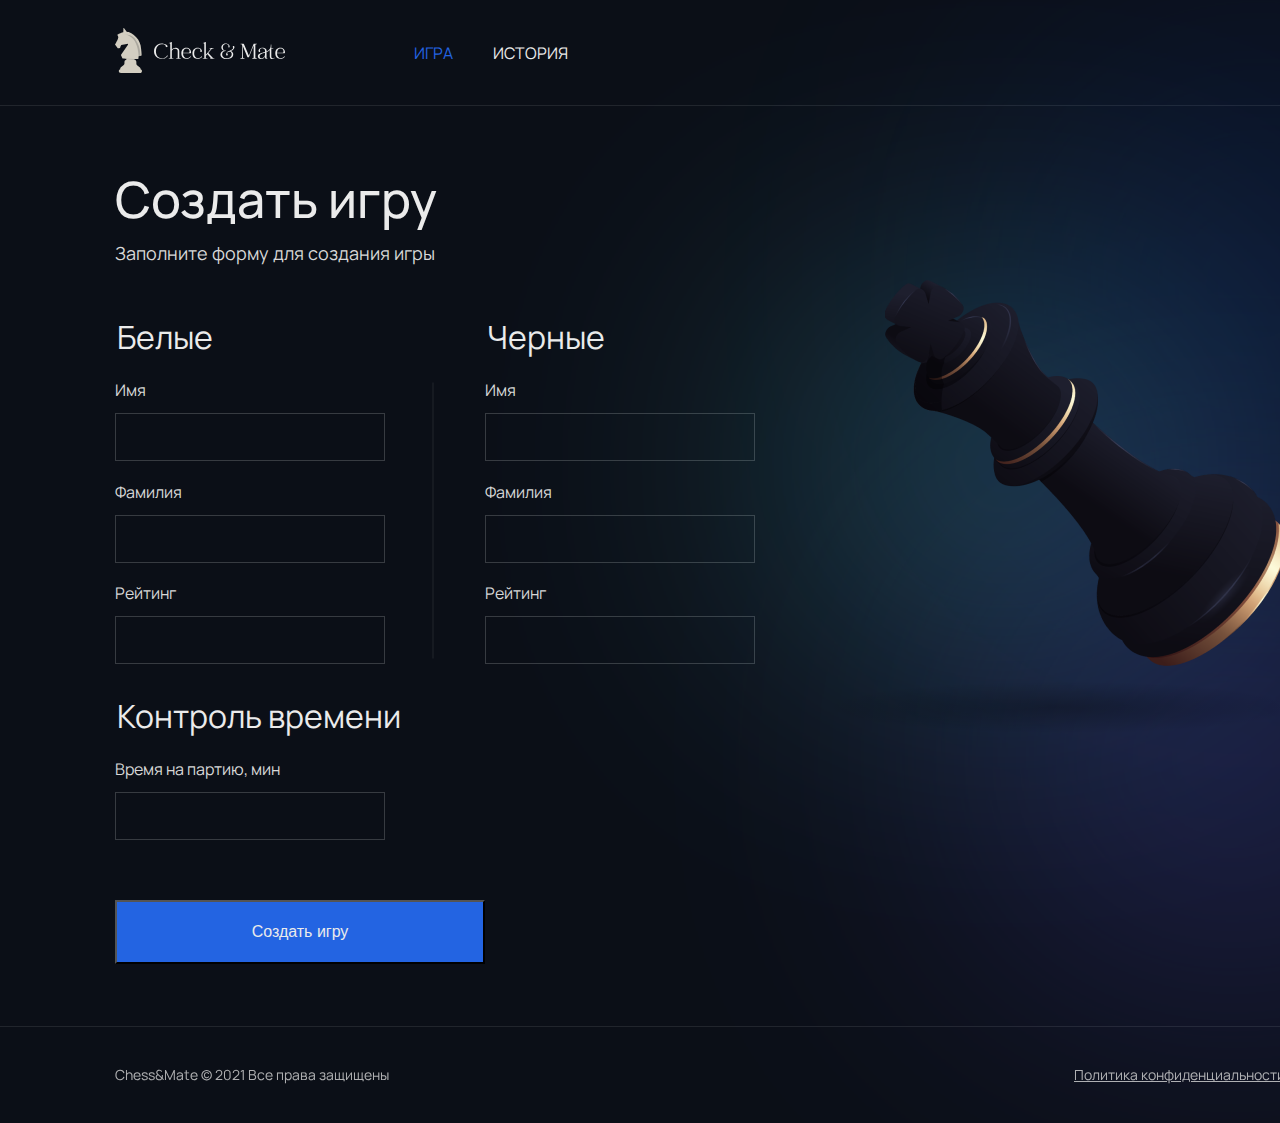
<file: index.html>
<!DOCTYPE html>
<html lang="ru">
<head>
    <meta charset="UTF-8">
    <link rel="stylesheet" href="main.css">
    <link rel="preconnect" href="https://fonts.googleapis.com">
    <link rel="preconnect" href="https://fonts.gstatic.com" crossorigin>
    <link href="https://fonts.googleapis.com/css2?family=Manrope:wght@200;300;400;500;600;700;800&display=swap" rel="stylesheet">
    <title>Check & Mate - Главная</title>
</head>
<body class="body">
    <div class="main-wrapper">
        <header class="header">
            <nav class="header__nav">
                <a class="logo">
                    <img class="logo__img" src="img/logo.svg" width="170" height="45" alt="Лого Check & Mate">
                </a>
                <ul class="header__nav-list">
                    <li class="header__nav-item">
                        <a class="header__nav-link header__nav-link--active">Игра</a>
                    </li>
                    <li class="header__nav-item">
                        <a class="header__nav-link" href="#">История</a>
                    </li>
                </ul>
            </nav>
            <div class="line"></div>
        </header>
        <main class="main">
            <div class="content-wrapper">
            <h1 class="create-game-header">Создать игру</h1>
            <p class="main__text">Заполните форму для создания игры</p>
                    <form class="form" action="url" method="post">
                        <div class="row-wrapper row-wrapper--left">
                            <fieldset class="form__fieldset">
                                <legend class="second-header">Белые</legend>
                                <ul class="form__list">
                                    <li class="form__item">
                                        <label class="form__label" for="white-name">Имя</label>
                                        <input class="form__input" type="text" id="white-name" name="white-name">
                                    </li>
                                    <li class="form__item">
                                        <label class="form__label" for="white-lastname">Фамилия</label>
                                        <input  class="form__input" type="text" id="white-lastname" name="white-lastname">
                                    </li>
                                    <li class="form__item">
                                        <label class="form__label" for="white-rating">Рейтинг</label>
                                        <input  class="form__input" type="text" id="white-rating" name="white-rating">
                                    </li>
                                </ul>
                            </fieldset>
                        </div>
                        <div class="line line--vertically"></div>
                        <div class="row-wrapper row-wrapper--right">
                            <fieldset class="form__fieldset">
                                <legend class="second-header">Черные</legend>
                                <ul class="form__list">
                                    <li class="form__item">
                                        <label class="form__label" for="black-name">Имя</label>
                                        <input class="form__input" type="text" id="black-name" name="black-name">
                                    </li>
                                <li class="form__item">
                                    <label class="form__label" for="black-lastname">Фамилия</label>
                                    <input class="form__input" type="text" id="black-lastname" name="black-lastname">
                                </li>
                                <li class="form__item">
                                    <label class="form__label" for="black-rating">Рейтинг</label>
                                    <input  class="form__input" type="text" id="black-rating" name="black-rating">
                                </li>
                            </ul>
                            </fieldset>
                        </div>
                        <div class="row-wrapper">
                            <fieldset class="form__fieldset">
                                <legend class="second-header">Контроль времени</legend>
                                <ul class="form__list form__list--time">
                                <li class="form__item">
                                    <label class="form__label" for="time">Время на партию, мин</label>
                                    <input  class="form__input" type="text" id="time" name="time">
                                </li>
                            </ul>
                            </fieldset>
                        </div>
                        <div class="button__wrapper">
                            <button class="button" type="submit" >Создать игру</button>
                        </div>
                    </form>
            </div>
                    <div class="background-wrapper">
                        <picture>
                            <source type="image/png" srcset="img/chessman.png 1x, img/chessman@2x.png 2x">
                            <img  class="main-img" src="img/chessman.png" srcset="img/chessman@2x.png 2x" alt="chessman">
                        </picture>
                        <div class="background-ellipse-1"></div>
                        <div class="background-ellipse-2"></div>
                        <div class="background-ellipse-3"></div>
                        <div class="shadow"></div>
                    </div>
        </main>
        <div class="footer-wrapper">
            <div class="line"></div>
            <footer class="footer">
                <p class="footer__text">Chess&Mate © 2021 Все права защищены</p>
                <p class="footer__text">
                    <a class="footer__link" href="#">Политика конфиденциальности</a>
                </p>
            </footer>
        </div>
    </div>
</body>
</html>
</file>
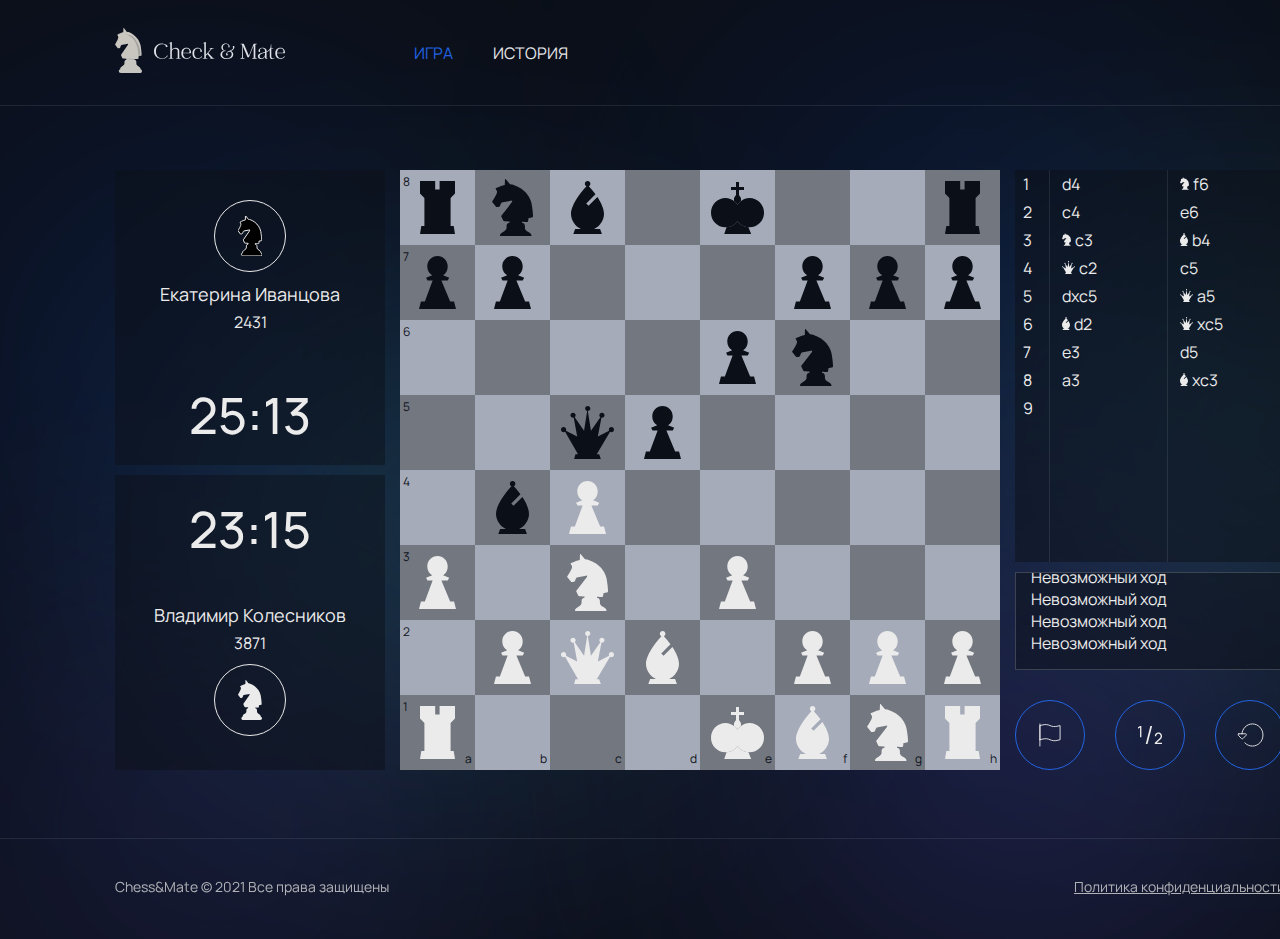
<file: play.html>
<!DOCTYPE html>
<html lang="ru">
<head>
    <meta charset="UTF-8">
    <link rel="stylesheet" href="main.css">
    <link rel="preconnect" href="https://fonts.googleapis.com">
    <link rel="preconnect" href="https://fonts.gstatic.com" crossorigin>
    <link href="https://fonts.googleapis.com/css2?family=Manrope:wght@200;300;400;500;600;700;800&display=swap" rel="stylesheet">
    <title>Check & Mate - Играть</title>
</head>
<body class="body">
    <div class="main-wrapper main-wrapper--play">
        <header class="header">
            <nav class="header__nav">
                <a class="logo">
                    <img class="logo__img" src="img/logo.svg" width="170" height="45" alt="Лого Check & Mate">
                </a>
                <ul class="header__nav-list">
                    <li class="header__nav-item">
                        <a class="header__nav-link header__nav-link--active">Игра</a>
                    </li>
                    <li class="header__nav-item">
                        <a class="header__nav-link" href="#">История</a>
                    </li>
                </ul>
            </nav>
            <div class="line"></div>
        </header>
    <main class="main main-play">
        <h1 class="visually-hidden">Игра Check & Mate</h1>
        <div class="background-wrapper">
            <div class="background-ellipse-3 background-ellipse-3--play-left" ></div>
            <div class="background-ellipse-3 background-ellipse-3--play-right" ></div>
            <div class="background-ellipse-1 background-ellipse-1--play-right"></div>
            <div class="background-ellipse-1 background-ellipse-1--play-left"></div>
            <div class="background-ellipse-2 background-ellipse-2--play-left"></div>
            <div class="background-ellipse-2 background-ellipse-2--play-right"></div>
        </div>
        <div class="players">
            <div class="players__player players__player--black">
                <h2 class="visually-hidden">Игрок Черными</h2>
                <span class="visually-hidden">Шахматная фигура черного цвета</span>
                <div class="players__color-icon players__color-icon--black"></div>
                <div class="players__user-data">
                    <span class="visually-hidden">Игрок черными фигурами</span>
                    <p class="players__name">Екатерина Иванцова</p>
                    <span class="visually-hidden">Рейтинг игрока черными фигурами</span>
                    <p class="players__rating">2431</p>
                </div>
                <span class="visually-hidden">Время игрока черными фигурами</span>
                <time class="players__time">25:13</time>
            </div>
            <div class="players__player players__player--white">
                <h2 class="visually-hidden">Игрок Белыми</h2>
                <span class="visually-hidden">Шахматная фигура белого цвета</span>
                <div class="players__color-icon players__color-icon--white"></div>
                <div class="players__user-data">
                    <span class="visually-hidden">Игрок белыми фигурами</span>
                    <p class="players__name">Владимир Колесников</p>
                    <span class="visually-hidden">Рейтинг игрока белыми фигурами</span>
                    <p class="players__rating">3871</p>
                </div>
                <span class="visually-hidden">Время игрока белыми фигурами</span>
                <time class="players__time">23:15</time>
            </div>
        </div>
            <table class="chess-board chess-board--wrapper">
            <tr class="chess-board__row">
                <td class="chess-board__td chess-board__td--black-rook" tabindex="0" ><span class="visually-hidden">Черная ладья</span><span class="chess-board__td-number">8</span></td>
                <td class="chess-board__td chess-board__piece chess-board__td--black-knight" tabindex="0" ><span class="visually-hidden">Черный конь</span></td>
                <td class="chess-board__td chess-board__td--black-bishop" tabindex="0" ><span class="visually-hidden">Черный слон</span></td>
                <td class="chess-board__td" tabindex="0" ></td>
                <td class="chess-board__td chess-board__td--black-king" tabindex="0" ><span class="visually-hidden">Черный король</span></td>
                <td class="chess-board__td" tabindex="0" ></td>
                <td class="chess-board__td" tabindex="0" ></td>
                <td class="chess-board__td chess-board__td--black-rook" tabindex="0" ><span class="visually-hidden">Черная ладья</span></td>
            </tr>
            <tr class="chess-board__row">
                <td class="chess-board__td chess-board__td--black-pawn" tabindex="0" ><span class="visually-hidden">Черная пешка</span><span class="chess-board__td-number">7</span></td>
                <td class="chess-board__td chess-board__td--black-pawn" tabindex="0" ><span class="visually-hidden">Черная пешка</span></td>
                <td class="chess-board__td" tabindex="0" ></td>
                <td class="chess-board__td" tabindex="0" ></td>
                <td class="chess-board__td" tabindex="0" ></td>
                <td class="chess-board__td chess-board__td--black-pawn" tabindex="0" ><span class="visually-hidden">Черная пешка</span></td>
                <td class="chess-board__td chess-board__td--black-pawn" tabindex="0" ><span class="visually-hidden">Черная пешка</span></td>
                <td class="chess-board__td chess-board__td--black-pawn" tabindex="0" ><span class="visually-hidden">Черная пешка</span></td>
            </tr>
            <tr class="chess-board__row">
                <td class="chess-board__td" tabindex="0" ><span class="chess-board__td-number">6</span></td>
                <td class="chess-board__td" tabindex="0" ></td>
                <td class="chess-board__td" tabindex="0" ></td>
                <td class="chess-board__td" tabindex="0" ></td>
                <td class="chess-board__td chess-board__td--black-pawn" tabindex="0" ><span class="visually-hidden">Черная пешка</span></td>
                <td class="chess-board__td chess-board__td--black-knight" tabindex="0" ><span class="visually-hidden">Черный конь</span></td>
                <td class="chess-board__td" tabindex="0" ></td>
                <td class="chess-board__td" tabindex="0" ></td>
            </tr>
            <tr class="chess-board__row">
                <td class="chess-board__td" tabindex="0" ><span class="chess-board__td-number">5</span></td>
                <td class="chess-board__td" tabindex="0" ></td>
                <td class="chess-board__td chess-board__td--black-queen" tabindex="0" ><span class="visually-hidden">Черная королева</span></td>
                <td class="chess-board__td chess-board__td--black-pawn" tabindex="0" ><span class="visually-hidden">Черная пешка</span></td>
                <td class="chess-board__td" tabindex="0" ></td>
                <td class="chess-board__td" tabindex="0" ></td>
                <td class="chess-board__td" tabindex="0" ></td>
                <td class="chess-board__td" tabindex="0" ></td>
            </tr>
            <tr class="chess-board__row">
                <td class="chess-board__td" tabindex="0" ><span class="chess-board__td-number">4</span></td>
                <td class="chess-board__td chess-board__td--black-bishop" tabindex="0" ><span class="visually-hidden">Черный слон</span></td>
                <td class="chess-board__td chess-board__td--white-pawn" tabindex="0" ><span class="visually-hidden">Белая пешка</span></td>
                <td class="chess-board__td" tabindex="0" ></td>
                <td class="chess-board__td" tabindex="0" ></td>
                <td class="chess-board__td" tabindex="0" ></td>
                <td class="chess-board__td" tabindex="0" ></td>
                <td class="chess-board__td" tabindex="0" ></td>
            </tr>
            <tr class="chess-board__row">
                <td class="chess-board__td chess-board__td--white-pawn" tabindex="0" ><span class="visually-hidden">Белая пешка</span><span class="chess-board__td-number">3</span></td>
                <td class="chess-board__td" tabindex="0" ></td>
                <td class="chess-board__td chess-board__td--white-knight" tabindex="0" ><span class="visually-hidden">Белый конь</span></td>
                <td class="chess-board__td" tabindex="0" ></td>
                <td class="chess-board__td chess-board__td--white-pawn" tabindex="0" ><span class="visually-hidden">Белая пешка</span></td>
                <td class="chess-board__td" tabindex="0" ></td>
                <td class="chess-board__td" tabindex="0" ></td>
                <td class="chess-board__td" tabindex="0" ></td>
            </tr>
            <tr class="chess-board__row">
                <td class="chess-board__td" tabindex="0" ><span class="chess-board__td-number">2</span></td>
                <td class="chess-board__td chess-board__td--white-pawn" tabindex="0" ><span class="visually-hidden">Белая пешка</span></td>
                <td class="chess-board__td chess-board__td--white-queen" tabindex="0" ><span class="visually-hidden">Белая королева</span></td>
                <td class="chess-board__td chess-board__td--white-bishop" tabindex="0" ><span class="visually-hidden">Белый слон</span></td>
                <td class="chess-board__td" tabindex="0" ></td>
                <td class="chess-board__td chess-board__td--white-pawn" tabindex="0" ><span class="visually-hidden">Белая пешка</span></td>
                <td class="chess-board__td chess-board__td--white-pawn" tabindex="0" ><span class="visually-hidden">Белая пешка</span></td>
                <td class="chess-board__td chess-board__td--white-pawn" tabindex="0" ><span class="visually-hidden">Белая пешка</span></td>
            </tr>
            <tr class="chess-board__row">
                <td class="chess-board__td chess-board__td--white-rook" tabindex="0" ><span class="visually-hidden">Белая ладья</span><span class="chess-board__td-number">1</span><span class="chess-board__td-letter">a</span></td>
                <td class="chess-board__td" tabindex="0" ><span class="chess-board__td-letter">b</span></td>
                <td class="chess-board__td" tabindex="0" ><span class="chess-board__td-letter">c</span></td>
                <td class="chess-board__td" tabindex="0" ><span class="chess-board__td-letter">d</span></td>
                <td class="chess-board__td chess-board__td--white-king" tabindex="0" ><span class="visually-hidden">Белый король</span><span class="chess-board__td-letter">e</span></td>
                <td class="chess-board__td chess-board__td--white-bishop" tabindex="0" ><span class="visually-hidden">Белый слон</span><span class="chess-board__td-letter">f</span></td>
                <td class="chess-board__td chess-board__td--white-knight" tabindex="0" ><span class="visually-hidden">Белый конь</span><span class="chess-board__td-letter">g</span></td>
                <td class="chess-board__td chess-board__td--white-rook" tabindex="0" ><span class="visually-hidden">Белая ладья</span><span class="chess-board__td-letter">h</span></td>
            </tr>
        </table>
        <div class="game-history-wrapper">
            <div class="chess-moves-wrapper">
                <table class="chess-moves">
                <tr class="chess-moves__row">
                    <td class="chess-moves__td chess-moves__td--number">1</td>
                    <td class="chess-moves__td chess-moves__td--move"><span class="chess-shape-icon"></span>d4</td>
                    <td class="chess-moves__td chess-moves__td--move"><span class="chess-shape-icon chess-shape-icon--knight"><span class="visually-hidden">Конь</span></span>f6</td>
                </tr>
                <tr class="chess-moves__row">
                    <td class="chess-moves__td chess-moves__td--number">2</td>
                    <td class="chess-moves__td chess-moves__td--move"><span class="chess-shape-icon"></span>c4</td>
                    <td class="chess-moves__td chess-moves__td--move"><span class="chess-shape-icon"></span>e6</td>
                </tr>
                <tr class="chess-moves__row">
                    <td class="chess-moves__td chess-moves__td--number">3</td>
                    <td class="chess-moves__td chess-moves__td--move"><span class="chess-shape-icon chess-shape-icon--knight"><span class="visually-hidden">Конь</span></span>c3</td>
                    <td class="chess-moves__td chess-moves__td--move"><span class="chess-shape-icon chess-shape-icon--bishop"><span class="visually-hidden">Слон</span></span>b4</td>
                </tr>
                <tr class="chess-moves__row">
                    <td class="chess-moves__td chess-moves__td--number">4</td>
                    <td class="chess-moves__td chess-moves__td--move"><span class="chess-shape-icon chess-shape-icon--queen"><span class="visually-hidden">Королева</span></span>c2</td>
                    <td class="chess-moves__td chess-moves__td--move"><span class="chess-shape-icon"></span>c5</td>
                </tr>
                <tr class="chess-moves__row">
                    <td class="chess-moves__td chess-moves__td--number">5</td>
                    <td class="chess-moves__td chess-moves__td--move"><span class="chess-shape-icon"></span>dxc5</td>
                    <td class="chess-moves__td chess-moves__td--move"><span class="chess-shape-icon chess-shape-icon--queen"><span class="visually-hidden">Королева</span></span>a5</td>
                </tr>
                <tr class="chess-moves__row">
                    <td class="chess-moves__td chess-moves__td--number">6</td>
                    <td class="chess-moves__td chess-moves__td--move"><span class="chess-shape-icon chess-shape-icon--bishop"><span class="visually-hidden">Слон</span></span>d2</td>
                    <td class="chess-moves__td chess-moves__td--move"><span class="chess-shape-icon chess-shape-icon--queen"><span class="visually-hidden">Королева</span></span>xc5</td>
                </tr>
                <tr class="chess-moves__row">
                    <td class="chess-moves__td chess-moves__td--number">7</td>
                    <td class="chess-moves__td chess-moves__td--move"><span class="chess-shape-icon"></span>e3</td>
                    <td class="chess-moves__td chess-moves__td--move"><span class="chess-shape-icon"></span>d5</td>
                </tr>
                <tr class="chess-moves__row">
                    <td class="chess-moves__td chess-moves__td--number">8</td>
                    <td class="chess-moves__td chess-moves__td--move"><span class="chess-shape-icon"></span>a3</td>
                    <td class="chess-moves__td chess-moves__td--move"><span class="chess-shape-icon chess-shape-icon--bishop"><span class="visually-hidden">Слон</span></span>xc3</td>
                </tr>
                <tr class="chess-moves__row">
                    <td class="chess-moves__td chess-moves__td--number">9</td>
                    <td class="chess-moves__td chess-moves__td--move"><span class="chess-shape-icon"></span></td>
                    <td class="chess-moves__td chess-moves__td--move"><span class="chess-shape-icon"></span></td>
                </tr>
                <tr class="chess-moves__row">
                    <td class="chess-moves__td chess-moves__td--number"></td>
                    <td class="chess-moves__td chess-moves__td--move"><span class="chess-shape-icon"></span></td>
                    <td class="chess-moves__td chess-moves__td--move"><span class="chess-shape-icon"></span></td>
                </tr>
                <tr class="chess-moves__row">
                    <td class="chess-moves__td chess-moves__td--number"></td>
                    <td class="chess-moves__td chess-moves__td--move"><span class="chess-shape-icon"></span></td>
                    <td class="chess-moves__td chess-moves__td--move"><span class="chess-shape-icon"></span></td>
                </tr>
                <tr class="chess-moves__row">
                    <td class="chess-moves__td chess-moves__td--number"></td>
                    <td class="chess-moves__td chess-moves__td--move"><span class="chess-shape-icon"></span></td>
                    <td class="chess-moves__td chess-moves__td--move"><span class="chess-shape-icon"></span></td>
                </tr>
                <tr class="chess-moves__row">
                    <td class="chess-moves__td chess-moves__td--number"></td>
                    <td class="chess-moves__td chess-moves__td--move"><span class="chess-shape-icon"></span></td>
                    <td class="chess-moves__td chess-moves__td--move"><span class="chess-shape-icon"></span></td>
                </tr>
                <tr class="chess-moves__row">
                    <td class="chess-moves__td chess-moves__td--number"></td>
                    <td class="chess-moves__td chess-moves__td--move"><span class="chess-shape-icon"></span></td>
                    <td class="chess-moves__td chess-moves__td--move"><span class="chess-shape-icon"></span></td>
                </tr>
            </table>
            </div>
            <div class="message-block-wrapper">
                <ul class="message-block">
                    <li class="message-block__text">Невозможный ход</li>
                    <li class="message-block__text">Невозможный ход</li>
                    <li class="message-block__text">Невозможный ход</li>
                    <li class="message-block__text">Невозможный ход</li>
                    <li class="message-block__text">Невозможный ход</li>
                    <li class="message-block__text">Невозможный ход</li>
                    <li class="message-block__text">Невозможный ход</li>
                    <li class="message-block__text">Невозможный ход</li>
                    <li class="message-block__text">Невозможный ход</li>
                    <li class="message-block__text">Невозможный ход</li>
                    <li class="message-block__text">Невозможный ход</li>
                </ul>
            </div>
            <div class="game-controls">
                <button class="game-controls__button game-controls__button--flag" type="button"><span class="visually-hidden">Сдаться ничью</span></button>
                <button class="game-controls__button game-controls__button--score" type="button"><span class="visually-hidden">Предложить</span></button>
                <button class="game-controls__button game-controls__button--back" type="button"><span class="visually-hidden">Перезапустить игру</span></button>
            </div>
        </div>
    </main>
        <div class="footer-wrapper">
            <div class="line"></div>
            <footer class="footer">
                <p class="footer__text">Chess&Mate © 2021 Все права защищены</p>
                <p class="footer__text">
                    <a class="footer__link" href="#">Политика конфиденциальности</a>
                </p>
            </footer>
        </div>
</div>
</body>
</html>
</file>
<file: main.css>
.body {
    font-family: 'Manrope', sans-serif;
    color: #EBEBEB;
    background-color: #0B0F17;
    margin: 0;
}

.main-wrapper {
    width: 1400px;
    height: 1123px;
    margin: 0 auto;
    padding: 0 115px;
    box-sizing: border-box;
    overflow: hidden;
}

.main-wrapper--play {
    height: 939px;
}

.main {
    position: relative;
    padding-top: 60px;
    padding-bottom: 68px;
}

.main__text {
    color: #D8D8D8;
    font-size: 18px;
    font-weight: 400;
    margin: 8px 0 50px 0;
}

.content-wrapper {
    width: 640px;
}

.header {
    height: 105px;
    padding: 0;
}

.header__nav {
    display: flex;
    height: 100%;
    align-items: center;
}

.header__nav-list {
    display: flex;
    list-style: none;
    margin: 0 0 0 75px;
    padding: 0;
}

.header__nav-item {
    margin-left: 40px;
}

.header__nav-link {
    font-size: 16px;
    color: #EBEBEB;
    text-decoration: none;
    text-transform: uppercase;
}

.header__nav-link:hover {
    color: rgba(235, 235, 235, 0.6);
    transition: .1s linear;
}

.header__nav-link:active {
    color: #2364E2;
}

.header__nav-link--active {
    color: #2364E2;
    pointer-events: none;
}

.logo__img {
    padding-right: 14px;
    object-fit: contain;
    object-position: left;
}

.line {
    width: 1400px;
    height: 1px;
    margin: 0 0 0 -115px;
    background-color: rgba(235, 235, 235, 0.1);
}

.line--vertically {
    position: absolute;
    top: 205px;
    left: 180px;
    width: 276px;
    margin: 0;
    transform: rotate(90deg);
}

.create-game-header {
    color: #EBEBEB;
    font-weight: 500;
    font-size: 50px;
    margin: 0;
}

.second-header {
    color: #EBEBEB;
    font-weight: 400;
    font-size: 32px;
    margin: 0 0 20px 0;
}

.row-wrapper {
    padding: 0 0 10px 0;
}

.row-wrapper--left {
    padding-right: 50px;
}

.row-wrapper--right {
    padding-left: 50px;
}

.form {
    position: relative;
    width: 650px;
    display: flex;
    flex-wrap: wrap;
}

.form__fieldset {
    border: none;
    margin: 0;
    padding: 0;
}

.form__list {
    display: flex;
    width: 270px;
    height: 285px;
    padding: 0;
    margin: 0 0 20px 0;
    flex-direction: column;
    justify-content: space-between;
    list-style: none;
}

.form__list--time {
    height: 112px;
}

.form__item {
    display: flex;
    flex-direction: column;
}

.form__input {
    width: 100%;
    height: 48px;
    padding: 5px 10px;
    box-sizing: border-box;
    font-size: 16px;
    color: #D8D8D8;
    background-color: #0B0F17;
    border: rgba(235, 235, 235, 0.2) 1px solid;
    outline: none;
}

.form__input:hover,
.form__input:active {
    border: rgba(235, 235, 235, 0.6) 1px solid;
    transition: .1s linear;
}

.form__label {
    margin: 0 0 12px 0;
    font-weight: 400;
    font-size: 16px;
    color: #D8D8D8;
}

.button__wrapper {
    width: 370px;
    height: 58px;
    margin: 0;
}

.button {
    width: 100%;
    height: auto;
    padding: 21px;
    font-size: 16px;
    font-weight: 500;
    color: #EBEBEB;
    background-color: #2364E2;
    box-sizing: border-box;
    cursor: pointer;
}

.button:hover {
    background-color: rgba(35, 100, 226, 0.6);
    transition: .1s linear;
}

.main-img {
    position: absolute;
    left: 770px;
    top: 175px;
    width: 400px;
    height: 386px;
    z-index: 100;
    object-fit: contain;
}

.background-wrapper {
    pointer-events: none;
}

.shadow {
    position: absolute;
    top: 575px;
    left: 715px;
    width: 470px;
    height: 54px;
    border-radius: 50%;
    opacity: 50%;
    background: radial-gradient(50.79% 48.93% at 49.27% 50.74%, rgba(1, 1, 2, 0.53) 0%, rgba(0, 0, 0, 0) 100%);
}

.background-ellipse-1 {
    position: absolute;
    top: 242px;
    left: 692px;
    width: 396px;
    height: 235px;
    background-color: #61ECFF;;
    filter: blur(180px);
    opacity: 50%;
    border-radius: 50%;
}

.background-ellipse-1--play-right {
    top: 228px;
    left: 935px;
    opacity: 40%;
}

.background-ellipse-1--play-left {
    top: 308px;
    left: 135px;
    opacity: 40%;
}

.background-ellipse-2 {
    position: absolute;
    top: 457px;
    left: 871px;
    height: 390px;
    width: 493px;
    border-radius: 50%;
    opacity: 30%;
    background-color: #6461FF;
    filter: blur(180px);
}

.background-ellipse-2--play-left {
    opacity: 20%;
    top: 527px;
    left: -145px;
}

.background-ellipse-2--play-right {
    top: 447px;
    left: 663px;
}

.background-ellipse-3 {
    position: absolute;
    top: -34px;
    left: 929px;
    height: 429px;
    width: 429px;
    border-radius: 50%;
    opacity: 30%;
    background-color: #103AAB;
    filter: blur(180px);
}

.background-ellipse-3--play-left {
    top: 36px;
    left: -135px;
}

.background-ellipse-3--play-right {
    top: -44px;
    left: 635px;
}

.footer {
    height: 95px;
    display: flex;
    align-items: center;
    justify-content: space-between;
    box-sizing: border-box;
}

.footer__text {
    font-size: 14px;
    font-weight: 400;
    color: #D8D8D8;
    opacity: 80%;
    margin: 0;
}

.footer__link {
    color: #D8D8D8;
}

.footer__link:hover {
    color: rgba(235, 235, 235, 0.6);
    transition: .1s linear;
}

.footer__link:active {
    color: #2364E2;
}

.visually-hidden {
    position: absolute;
    width: 1px;
    height: 1px;
    margin: -1px;
    border: 0;
    padding: 0;
    white-space: nowrap;
    clip-path: inset(100%);
    clip: rect(0 0 0 0);
    overflow: hidden;
}

.main-play {
    display: flex;
    padding-top: 65px;
}

.chess-board--wrapper {
    margin: 0 15px;
}

.chess-board {
    height: 600px;
    width: 600px;
    background-color: #EBEBEB;
    position: relative;
    border-collapse: collapse;
    box-sizing: border-box;
}

.chess-board__td {
    height: 75px;
    width: 75px;
    background-color: #A5ABB8;
    box-sizing: border-box;
    position: relative;
    background-position: center;
    background-repeat: no-repeat;
    cursor: pointer;
}

.chess-board__td--black-pawn {
    background-image: url("img/piece-pawn-black.svg");
    background-size: 37px 53px;
}

.chess-board__td--black-rook {
    background-image: url("img/piece-rook-black.svg");
    background-size: 35px 53px;
}

.chess-board__td--black-bishop {
    background-image: url("img/piece-bishop-black.svg");
    background-size: 33px 53px;
}

.chess-board__td--black-knight {
    background-image: url("img/piece-knight-black.svg");
    background-size: 41px 57px;
}

.chess-board__td--black-queen {
    background-image: url("img/piece-queen-black.svg");
    background-size: 53px 53px;
}

.chess-board__td--black-king {
    background-image: url("img/piece-king-black.svg");
    background-size: 53px 52px;
}

.chess-board__td--white-pawn {
    background-image: url("img/piece-pawn-white.svg");
    background-size: 37px 53px;
}

.chess-board__td--white-rook {
    background-image: url("img/piece-rook-white.svg");
    background-size: 35px 53px;
}

.chess-board__td--white-bishop {
    background-image: url("img/piece-bishop-white.svg");
    background-size: 33px 53px;
}

.chess-board__td--white-knight {
    background-image: url("img/piece-knight-white.svg");
    background-size: 41px 57px;
}

.chess-board__td--white-queen {
    background-image: url("img/piece-queen-white.svg");
    background-size: 53px 53px;
}

.chess-board__td--white-king {
    background-image: url("img/piece-king-white.svg");
    background-size: 53px 52px;
}

.chess-board__td-number {
    display: inline-block;
    position: absolute;
    top: 3px;
    left: 3px;
    font-size: 12px;
    font-weight: 400;
    color: #0E121C;
}

.chess-board__td-letter {
    display: inline-block;
    position: absolute;
    bottom: 3px;
    right: 3px;
    font-size: 12px;
    font-weight: 400;
    color: #0E121C;
}

.chess-board__row:nth-child(1) .chess-board__td:nth-child(even),
.chess-board__row:nth-child(2) .chess-board__td:nth-child(odd),
.chess-board__row:nth-child(3) .chess-board__td:nth-child(even),
.chess-board__row:nth-child(4) .chess-board__td:nth-child(odd),
.chess-board__row:nth-child(5) .chess-board__td:nth-child(even),
.chess-board__row:nth-child(6) .chess-board__td:nth-child(odd),
.chess-board__row:nth-child(7) .chess-board__td:nth-child(even),
.chess-board__row:nth-child(8) .chess-board__td:nth-child(odd) {
    background-color: #737780;
}

.chess-board__td:focus {
    background-color: #2364E2;
}

.chess-board__row:nth-child(1) .chess-board__td:nth-child(even):focus,
.chess-board__row:nth-child(2) .chess-board__td:nth-child(odd):focus,
.chess-board__row:nth-child(3) .chess-board__td:nth-child(even):focus,
.chess-board__row:nth-child(4) .chess-board__td:nth-child(odd):focus,
.chess-board__row:nth-child(5) .chess-board__td:nth-child(even):focus,
.chess-board__row:nth-child(6) .chess-board__td:nth-child(odd):focus,
.chess-board__row:nth-child(7) .chess-board__td:nth-child(even):focus,
.chess-board__row:nth-child(8) .chess-board__td:nth-child(odd):focus {
    background-color: #2364E2;
}

.players__player {
    width: 270px;
    height: 295px;
    display: flex;
    flex-direction: column;
    align-items: center;
    box-sizing: border-box;
    padding: 20px 30px;
    margin-bottom: 10px;
    background-color: rgba(11, 15, 23, 0.5);
    position: relative;
    text-align: center;
}

.players__player--white {
    flex-direction: column-reverse;
    justify-content: flex-end;
    margin-bottom: 0;
}

.players__player--white .players__time {
    margin-bottom: 40px;
}

.players__player--black .players__time {
    margin-top: 48px;
}

.players__name {
    font-size: 18px;
    margin: 0;
}

.players__rating {
    font-size: 16px;
    margin: 5px 0 0 0;
}

.players__time {
    font-size: 50px;
    font-weight: 500;
    margin: 0;
}

.players__color-icon {
    min-height: 70px;
    width: 70px;
    margin: 10px 0;
    border-radius: 50%;
    border: #EBEBEB 1px solid;
    background-repeat: no-repeat;
    background-position: center;
    background-size: 24px 40px;
}

.players__color-icon--white {
    background-image: url("img/white.svg");
}

.players__color-icon--black {
    background-image: url("img/black.svg");
}

.game-history-wrapper {
    position: relative;
    max-width: 270px;
}

.chess-moves-wrapper {
    max-height: 392px;
    margin-bottom: 10px;
    overflow: scroll;
}

.chess-moves {
    height: 392px;
    border-collapse: collapse;
    background-color: rgba(11, 15, 23, 0.5);
}

.chess-moves__td {
    border-left: 1px solid rgba(235, 235, 235, 0.10);
    height: 20px;
    width: 118px;
    padding: 2px 4px 2px 12px;
    box-sizing: border-box;
    margin: 2px 0;
}

.chess-moves__td--number {
    width: 34px;
}

.chess-moves__td:nth-child(1) {
    border-left: none;
    padding-left: 8px;
}

.chess-shape-icon {
    display: inline-block;
    background-position: center;
    background-repeat: no-repeat;
}

.chess-shape-icon--queen {
    width: 13px;
    height: 13px;
    background-image: url("img/piece-queen-white.svg");
    background-size: 13px 13px;
    margin-right: 4px;
}

.chess-shape-icon--king {
    width: 13px;
    height: 13px;
    margin-right: 4px;
    background-image: url("img/piece-king-white.svg");
    background-size: 13px 13px;
}


.chess-shape-icon--knight {
    width: 9px;
    height: 13px;
    margin-right: 4px;
    background-image: url("img/piece-knight-white.svg");
    background-size: 9px 13px;
}

.chess-shape-icon--bishop {
    width: 8px;
    height: 13px;
    background-image: url("img/piece-bishop-white.svg");
    margin-right: 4px;
    background-size: 8px 13px;
}

.chess-shape-icon--rook {
    width: 8px;
    height: 13px;
    margin-right: 4px;
    background-image: url("img/piece-rook-white.svg");
    background-size: 9px 13px;
}

.chess-shape-icon--pawn {
    width: 8px;
    height: 13px;
    margin-right: 4px;
    background-image: url("img/piece-pawn-white.svg");
    background-size: 8px 13px;
}

.message-block-wrapper {
    height: 98px;
    padding: 15px 0;
    margin-bottom: 30px;
    overflow: scroll;
    border: rgba(235, 235, 235, 0.2) 1px solid;
    background-color: rgba(11, 15, 23, 0.5);
    box-sizing: border-box;

}

.message-block {
    height: 100%;
    list-style: none;
    display: flex;
    flex-direction: column;
    justify-content: end;
    padding: 0;
    margin: 0;
    box-sizing: border-box;
}

.message-block__text {
    font-size: 16px;
    font-weight: 400;
    padding: 0 15px;
}

.game-controls {
    display: flex;
}

.game-controls__button {
    width: 70px;
    height: 70px;
    border: 1px solid #2364E2;
    border-radius: 50%;
    background-color: transparent;
    margin: 0 15px;
    padding: 0;
    background-position: center;
    background-repeat: no-repeat;
    cursor: pointer;
}

.game-controls__button:hover {
    border: 1px solid rgba(35, 100, 226, 0.6);
    transition: .1s linear;
}
.game-controls__button:active {
    border: 1px solid #0b64e2;
}

.game-controls__button:first-child {
    margin-left: 0;
}

.game-controls__button:last-child  {
    margin-right: 0;
}

.game-controls__button--flag {
    background-image: url("img/flag.svg");
    background-size: 22px 24px;
}

.game-controls__button--score {
    background-image: url("img/score.svg");
    background-size: 24px 18px;
}

.game-controls__button--back {
    background-image: url("img/moveback.svg");
    background-size: 27px 24px;
}
</file>
